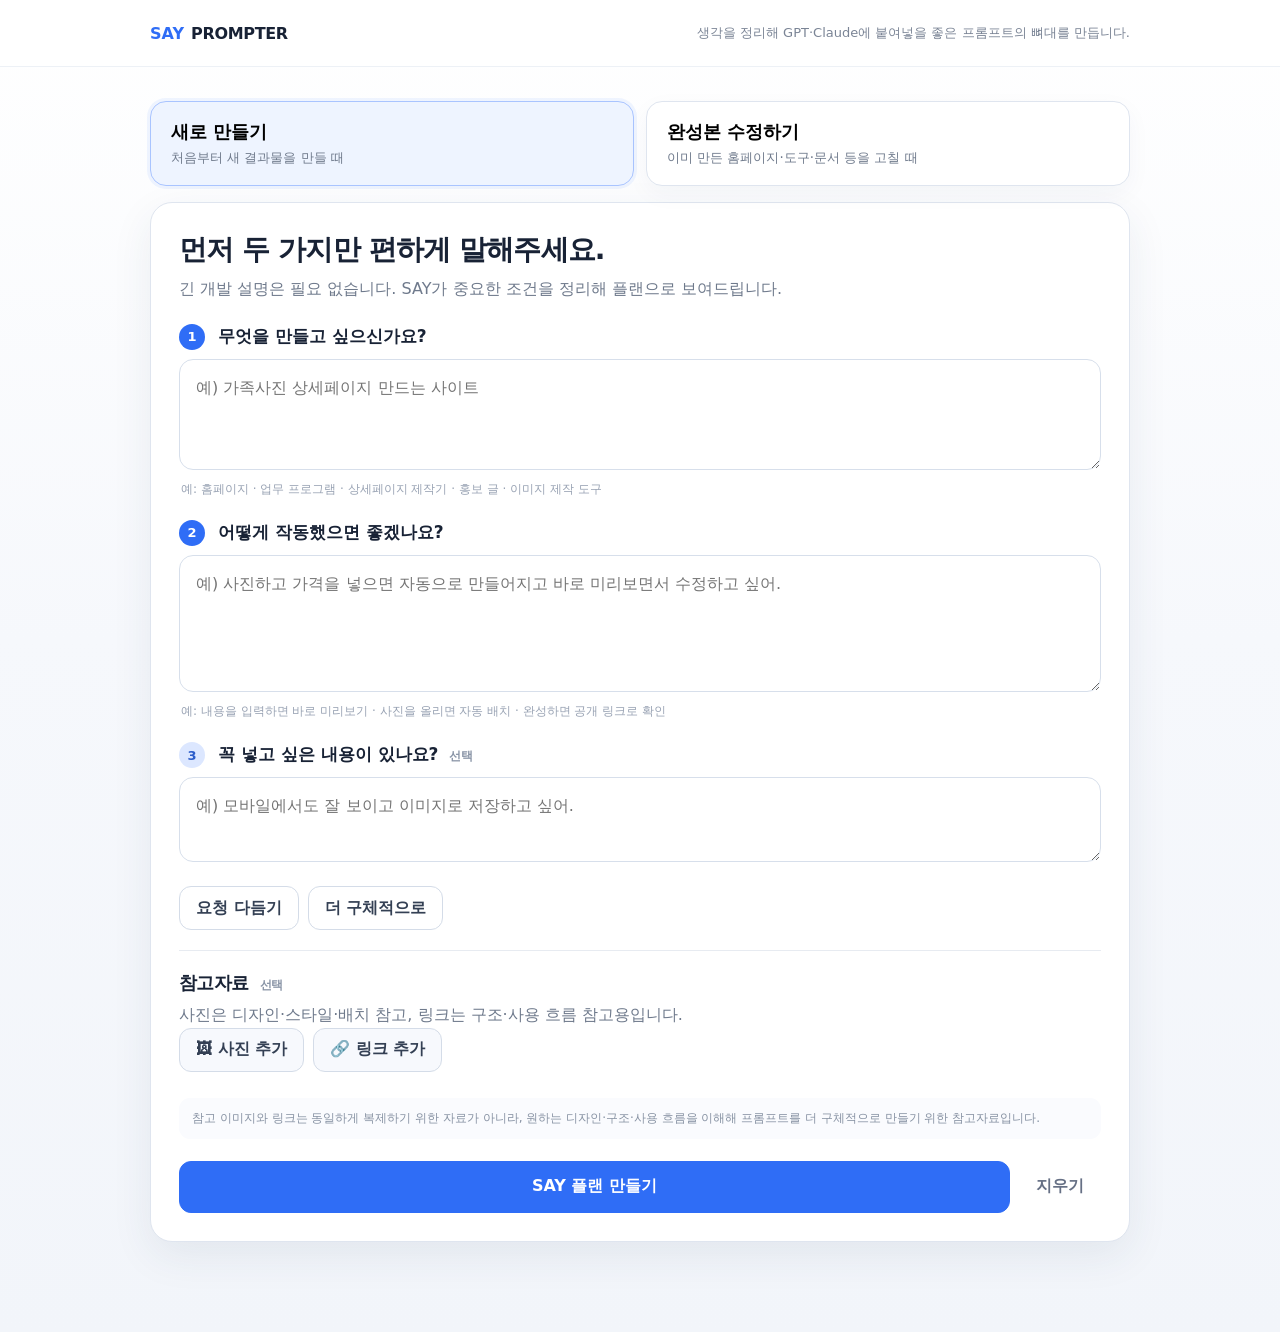
<file: say-prompter/index.html>
<!DOCTYPE html>
<html lang="ko">
<head>
<meta charset="UTF-8" />
<meta name="viewport" content="width=device-width, initial-scale=1" />
<title>SAY PROMPTER</title>
<link rel="stylesheet" href="styles.css" />
</head>
<body>
<header class="topbar">
  <div class="topbar-inner">
    <div class="brand"><span class="brand-mark">SAY</span><span class="brand-name">PROMPTER</span></div>
    <p class="brand-sub">생각을 정리해 GPT·Claude에 붙여넣을 좋은 프롬프트의 뼈대를 만듭니다.</p>
  </div>
</header>

<main class="wrap">
  <div class="mode-row" id="modeRow" aria-label="작업 방식 선택">
    <button type="button" class="mode-btn is-on" data-mode="create">
      <b>새로 만들기</b><small>처음부터 새 결과물을 만들 때</small>
    </button>
    <button type="button" class="mode-btn" data-mode="fix">
      <b>완성본 수정하기</b><small>이미 만든 홈페이지·도구·문서 등을 고칠 때</small>
    </button>
  </div>

  <section class="card" id="cardInput">
    <div id="createFields">
      <div class="intro-copy">
        <h1>먼저 두 가지만 편하게 말해주세요.</h1>
        <p>긴 개발 설명은 필요 없습니다. SAY가 중요한 조건을 정리해 플랜으로 보여드립니다.</p>
      </div>
      <div class="field field-main">
        <label class="field-label" for="qWhat"><span class="qnum">1</span> 무엇을 만들고 싶으신가요?</label>
        <textarea id="qWhat" class="request-input" rows="3" placeholder="예) 가족사진 상세페이지 만드는 사이트"></textarea>
        <p class="field-example">예: 홈페이지 · 업무 프로그램 · 상세페이지 제작기 · 홍보 글 · 이미지 제작 도구</p>
      </div>
      <div class="field field-main">
        <label class="field-label" for="qHow"><span class="qnum">2</span> 어떻게 작동했으면 좋겠나요?</label>
        <textarea id="qHow" class="request-input" rows="4" placeholder="예) 사진하고 가격을 넣으면 자동으로 만들어지고 바로 미리보면서 수정하고 싶어."></textarea>
        <p class="field-example">예: 내용을 입력하면 바로 미리보기 · 사진을 올리면 자동 배치 · 완성하면 공개 링크로 확인</p>
      </div>
      <div class="field field-optional">
        <label class="field-label" for="qMust"><span class="qnum qnum-soft">3</span> 꼭 넣고 싶은 내용이 있나요? <span class="opt">선택</span></label>
        <textarea id="qMust" class="request-input" rows="2" placeholder="예) 모바일에서도 잘 보이고 이미지로 저장하고 싶어."></textarea>
      </div>
    </div>

    <div id="fixFields" hidden>
      <div class="intro-copy">
        <h1>완성된 결과에서 바꾸고 싶은 부분만 말해주세요.</h1>
        <p>전체를 새로 만들지 않고, 요청한 부분만 안전하게 고칠 수 있는 수정 프롬프트를 만듭니다.</p>
      </div>
      <div class="field field-main">
        <label class="field-label" for="fixTarget"><span class="qnum">1</span> 어떤 완성본을 수정하려고 하나요?</label>
        <textarea id="fixTarget" class="request-input" rows="2" placeholder="예) 현재 운영 중인 사진관 홈페이지"></textarea>
      </div>
      <div class="field field-main">
        <label class="field-label" for="fixChange"><span class="qnum">2</span> 어디를 어떻게 바꾸고 싶나요?</label>
        <textarea id="fixChange" class="request-input" rows="4" placeholder="예) 모바일에서 상품사진이 너무 커 보여서 한 줄에 두 개씩 보이게 하고 싶어."></textarea>
      </div>
      <div class="field field-optional">
        <label class="field-label" for="fixKeep"><span class="qnum qnum-soft">3</span> 꼭 그대로 유지해야 하는 것이 있나요? <span class="opt">선택</span></label>
        <textarea id="fixKeep" class="request-input" rows="2" placeholder="예) PC 화면과 기존 사진 업로드 기능은 그대로 유지"></textarea>
      </div>
    </div>

    <div class="refine-row" id="refineRow">
      <button type="button" class="btn btn-line" id="btnTidy">요청 다듬기</button>
      <button type="button" class="btn btn-line" id="btnExpand">더 구체적으로</button>
      <button type="button" class="btn btn-undo" id="btnUndo" hidden>되돌리기</button>
    </div>

    <section class="detail-panel" id="detailPanel" hidden>
      <div class="panel-head">
        <div><h2>필요한 조건을 골라주세요</h2><p>이미 말한 내용은 다시 묻지 않습니다. 필요한 것만 눌러주세요.</p></div>
      </div>
      <div class="quick-grid" id="quickGrid">
        <button type="button" class="quick-card" data-quick="mobile"><span>📱</span><b>모바일에서도 사용</b></button>
        <button type="button" class="quick-card" data-quick="persist"><span>💾</span><b>작업 저장하고 이어하기</b></button>
        <button type="button" class="quick-card" data-quick="preview"><span>👀</span><b>입력 내용 바로 미리보기</b></button>
        <button type="button" class="quick-card" data-quick="multiPhoto"><span>🖼️</span><b>사진·파일 여러 개 사용</b></button>
        <button type="button" class="quick-card" data-quick="order"><span>↕️</span><b>사진·항목 순서 변경</b></button>
        <button type="button" class="quick-card" data-quick="publicLink"><span>🔗</span><b>완성된 결과 공개 링크 받기</b></button>
      </div>
      <div class="more-questions" id="moreQuestions" hidden>
        <h3>더 정하면 좋은 내용 <span>선택</span></h3>
        <div class="q-list" id="qList"></div>
        <button type="button" class="btn btn-ghost btn-sm" id="btnSkipQuestions">질문은 건너뛰기</button>
      </div>
    </section>

    <div class="attach-box">
      <div class="attach-title-row">
        <div><h2>참고자료 <span class="opt">선택</span></h2><p>사진은 디자인·스타일·배치 참고, 링크는 구조·사용 흐름 참고용입니다.</p></div>
      </div>
      <div class="attach-row">
        <button type="button" class="btn btn-soft" id="btnPickImage">🖼 사진 추가</button>
        <button type="button" class="btn btn-soft" id="btnToggleLink">🔗 링크 추가</button>
        <span class="attach-count" id="attachCount"></span>
        <input type="file" id="fileInput" accept="image/jpeg,image/png,image/webp" multiple hidden />
      </div>
      <div class="thumb-grid" id="thumbGrid"></div>
      <div class="link-box" id="linkBox" hidden>
        <div class="link-input-row"><input type="url" id="linkInput" class="text-input" placeholder="https://" /><button type="button" class="btn btn-line" id="btnAddLink">링크 추가</button></div>
        <p class="link-hint">네이버 등 일부 사이트는 접근 제한으로 내용을 확인하기 어려울 수 있습니다. 이런 경우 필요한 화면을 캡처해 사진으로 추가하면 더 정확하게 참고할 수 있습니다.</p>
        <div class="link-list" id="linkList"></div>
      </div>
      <p class="reference-note">참고 이미지와 링크는 동일하게 복제하기 위한 자료가 아니라, 원하는 디자인·구조·사용 흐름을 이해해 프롬프트를 더 구체적으로 만들기 위한 참고자료입니다.</p>
    </div>

    <div class="submit-row"><button type="button" class="btn btn-primary btn-lg" id="btnPlan">SAY 플랜 만들기</button><button type="button" class="btn btn-ghost" id="btnClear">지우기</button></div>
  </section>

  <section class="card card-plan" id="cardPlan" hidden>
    <div class="plan-head"><div><span class="eyebrow">SAY PLAN</span><h2>SAY가 정리한 플랜</h2><p>사용자의 말을 크게 바꾸지 않고, 제작에 필요한 수준으로만 정리했습니다. 이 자리에서 직접 고칠 수 있습니다.</p></div><span class="editable-badge">직접 수정 가능</span></div>

    <div id="createPlanBox"><textarea id="planText" class="plan-text" rows="12" spellcheck="false"></textarea></div>
    <div id="fixPlanBox" hidden>
      <div class="fix-plan-grid">
        <div class="fix-plan-item"><label for="planChange">바꿀 것</label><textarea id="planChange" rows="4"></textarea></div>
        <div class="fix-plan-item"><label for="planKeep">그대로 둘 것</label><textarea id="planKeep" rows="4"></textarea></div>
        <div class="fix-plan-item"><label for="planCheck">작업 후 확인할 것</label><textarea id="planCheck" rows="4"></textarea></div>
      </div>
    </div>

    <div class="plan-actions"><button type="button" class="btn btn-undo" id="btnPlanUndo" hidden>이전 플랜으로 되돌리기</button><button type="button" class="btn btn-primary" id="btnPrompt">프롬프트 만들기</button></div>
  </section>

  <section class="card" id="cardResult" hidden>
    <div class="result-head"><div><span class="eyebrow">SAY RESULT</span><h2 class="card-title">완성된 프롬프트</h2><p class="card-help">GPT나 Claude에 바로 붙여넣을 수 있는 기본 프롬프트입니다. 결과창도 직접 수정할 수 있습니다.</p></div>
      <div class="len-row" id="lenRow"><button type="button" class="len-btn" data-len="short">짧게</button><button type="button" class="len-btn is-on" data-len="normal">기본</button><button type="button" class="len-btn" data-len="precise">정밀하게</button></div>
    </div>
    <textarea class="result-textarea" id="resultText" rows="16" spellcheck="false"></textarea>
    <div class="result-actions"><button type="button" class="btn btn-primary" id="btnCopy">복사</button><button type="button" class="btn btn-line" id="btnCopyRefine">더 정교하게 복사</button><button type="button" class="btn btn-line" id="btnSaveTxt">TXT 저장</button><button type="button" class="btn btn-ghost" id="btnRemake">다시 만들기</button></div>
    <p class="result-hint">더 구체적인 프롬프트가 필요하다면 '더 정교하게 복사' 후 ChatGPT나 Claude에 붙여넣어 한 번 더 보완할 수 있습니다.</p>
  </section>
</main>
<div class="toast" id="toast" hidden></div>

<script src="bundle1.js"></script>
<script src="intent.js"></script>
<script src="questions.js"></script>
<script src="refine.js"></script>
<script src="imageAttach.js"></script>
<script src="linkAttach.js"></script>
<script src="plan.js"></script>
<script src="prompt.js"></script>
<script src="result.js"></script>
<script src="app.js"></script>
</body>
</html>
</file>
<file: say-prompter/styles.css>
:root{--bg:#f5f7fb;--card:#fff;--text:#182235;--muted:#6f7a8c;--line:#dfe5ef;--blue:#2f6df6;--blue-soft:#eef4ff;--shadow:0 14px 42px rgba(37,58,92,.08)}*{box-sizing:border-box}html{scroll-behavior:smooth}body{margin:0;background:linear-gradient(#fff 0,#f6f8fc 48%,#f2f5fa 100%);color:var(--text);font-family:system-ui,-apple-system,"Noto Sans KR",sans-serif}button,textarea,input,select{font:inherit}button{cursor:pointer}textarea,input,select{color:var(--text)}[hidden]{display:none!important}.topbar{position:sticky;top:0;z-index:20;background:rgba(255,255,255,.94);backdrop-filter:blur(10px);border-bottom:1px solid #edf1f6}.topbar-inner{width:min(980px,calc(100% - 28px));margin:auto;min-height:66px;display:flex;align-items:center;justify-content:space-between;gap:16px}.brand{display:flex;gap:7px;align-items:baseline;font-weight:900}.brand-mark{color:var(--blue)}.brand-name{letter-spacing:-.02em}.brand-sub{margin:0;color:#7a8495;font-size:13px}.wrap{width:min(980px,calc(100% - 28px));margin:34px auto 90px}.mode-row{display:grid;grid-template-columns:1fr 1fr;gap:12px;margin-bottom:16px}.mode-btn{border:1px solid var(--line);background:#fff;border-radius:16px;padding:18px 20px;text-align:left;box-shadow:0 8px 24px rgba(34,56,90,.04)}.mode-btn b{display:block;font-size:18px}.mode-btn small{display:block;margin-top:5px;color:var(--muted)}.mode-btn.is-on{border-color:#a9c4ff;background:var(--blue-soft);box-shadow:0 0 0 3px rgba(47,109,246,.07)}.card{background:var(--card);border:1px solid var(--line);border-radius:22px;box-shadow:var(--shadow);padding:28px;margin-top:16px}.intro-copy h1,.card h2{margin:0;letter-spacing:-.03em}.intro-copy h1{font-size:28px}.intro-copy p,.card-help,.plan-head p,.panel-head p,.attach-title-row p{margin:7px 0 0;color:var(--muted);line-height:1.6}.field{margin-top:22px}.field-label{display:block;font-size:17px;font-weight:850;margin-bottom:9px}.qnum{display:inline-grid;place-items:center;width:26px;height:26px;margin-right:7px;border-radius:50%;background:var(--blue);color:#fff;font-size:13px}.qnum-soft{background:#dce7ff;color:#2b5dca}.opt{font-size:12px;font-weight:700;color:#8a95a7;margin-left:5px}.request-input,.plan-text,.fix-plan-item textarea,.result-textarea,.q-input,.text-input{width:100%;border:1.5px solid #d7dfeb;border-radius:14px;background:#fff;outline:none}.request-input{padding:15px 16px;line-height:1.65;resize:vertical;min-height:84px}.field-main .request-input{font-size:16px}.request-input:focus,.plan-text:focus,.fix-plan-item textarea:focus,.result-textarea:focus,.q-input:focus,.text-input:focus{border-color:var(--blue);box-shadow:0 0 0 4px rgba(47,109,246,.08)}.field-example{margin:7px 2px 0;color:#98a2b3;font-size:12px}.refine-row,.attach-row,.submit-row,.result-actions,.plan-actions{display:flex;gap:9px;flex-wrap:wrap;align-items:center}.refine-row{margin-top:20px}.btn{min-height:44px;padding:0 16px;border:1px solid #d4dce8;border-radius:12px;background:#fff;color:#344054;font-weight:800}.btn:hover{transform:translateY(-1px)}.btn-primary{background:var(--blue);border-color:var(--blue);color:#fff}.btn-line{background:#fff}.btn-soft{background:#f7f9fd}.btn-ghost{border-color:transparent;background:transparent;color:#667085}.btn-undo{background:#fff8e8;border-color:#efd59a;color:#7a5200}.btn-lg{min-height:52px;padding:0 24px;font-size:16px}.btn-sm{min-height:38px;padding:0 13px;font-size:13px}.detail-panel{margin-top:18px;padding:20px;border:1px solid #dfe6f1;border-radius:18px;background:#fbfcff}.panel-head h2,.attach-title-row h2{font-size:18px}.quick-grid{display:grid;grid-template-columns:repeat(3,1fr);gap:10px;margin-top:16px}.quick-card{min-height:86px;border:1px solid #d8e0ec;border-radius:15px;background:#fff;padding:14px;text-align:left}.quick-card span{display:block;font-size:22px;margin-bottom:8px}.quick-card b{font-size:14px}.quick-card.is-on{border-color:#93b5ff;background:var(--blue-soft);box-shadow:0 0 0 3px rgba(47,109,246,.07);color:#2457c6}.more-questions{margin-top:20px;padding-top:18px;border-top:1px solid #e6ebf2}.more-questions h3{margin:0 0 10px;font-size:16px}.more-questions h3 span{font-size:12px;color:#8c96a7}.q-list{display:grid;gap:10px}.q-item{border:1px solid #e0e6ef;border-radius:14px;padding:14px;background:#fff}.q-text{font-weight:800;margin-bottom:8px}.q-chips{display:flex;gap:7px;margin-bottom:8px}.q-chip{border:1px solid #d3ddea;background:#fff;border-radius:999px;padding:7px 12px;font-weight:750}.q-chip.is-on{background:var(--blue-soft);border-color:#a9c4ff;color:var(--blue)}.q-input{height:44px;padding:0 12px}.attach-box{margin-top:20px;border-top:1px solid #e7ebf1;padding-top:20px}.attach-title-row{display:flex;justify-content:space-between;gap:12px}.attach-count{color:#7e8999;font-size:13px}.thumb-grid{display:grid;grid-template-columns:repeat(2,1fr);gap:12px;margin-top:12px}.thumb{border:1px solid #e0e6ef;border-radius:15px;overflow:hidden;background:#fff}.thumb>img{width:100%;aspect-ratio:16/10;object-fit:cover;display:block;background:#eef2f7}.thumb-body{padding:12px}.thumb-name{font-size:13px;font-weight:850}.thumb-role,.thumb-memo{width:100%;margin-top:8px;border:1px solid #d8e0eb;border-radius:10px;background:#fff}.thumb-role{height:38px;padding:0 9px}.thumb-memo{height:42px;padding:0 10px}.thumb-guide{font-size:11px;color:#8c96a7;margin-top:7px;line-height:1.5}.thumb-del,.link-del{border:0;background:transparent;color:#b54747;font-weight:800;padding:7px 0}.link-box{margin-top:12px}.link-input-row{display:flex;gap:8px}.text-input{height:44px;padding:0 12px}.link-hint,.reference-note{font-size:12px;color:#8792a3;line-height:1.6}.reference-note{margin:14px 0 0;padding:11px 13px;background:#fafbfe;border-radius:11px}.link-list{display:grid;gap:10px;margin-top:10px}.link-item{border:1px solid #e0e6ef;border-radius:13px;padding:12px;background:#fff}.link-head{display:flex;align-items:center;gap:8px;flex-wrap:wrap}.link-idx{font-weight:850;font-size:13px}.link-url{min-width:0;flex:1;color:#2b5dcc;font-size:12px;overflow:hidden;text-overflow:ellipsis;white-space:nowrap}.link-badge{font-size:11px;color:#8a94a4}.link-got{font-size:12px;color:#687386;margin-top:7px}.link-memo{width:100%;height:42px;margin-top:8px;border:1px solid #d7dfeb;border-radius:10px;padding:0 10px}.submit-row{justify-content:space-between;margin-top:22px}.submit-row .btn-primary{flex:1}.card-plan{border-color:#cfdcff}.plan-head{display:flex;justify-content:space-between;gap:16px;align-items:flex-start}.eyebrow{display:block;color:var(--blue);font-size:11px;font-weight:900;letter-spacing:.09em;margin-bottom:6px}.editable-badge{white-space:nowrap;background:#f1f5ff;color:#3b64c3;border-radius:999px;padding:7px 10px;font-size:12px;font-weight:800}.plan-text,.result-textarea{margin-top:18px;padding:16px;line-height:1.75;resize:vertical}.plan-text{min-height:260px}.fix-plan-grid{display:grid;grid-template-columns:repeat(3,1fr);gap:10px;margin-top:18px}.fix-plan-item{border:1px solid #e0e6ef;border-radius:14px;padding:13px;background:#fbfcff}.fix-plan-item label{display:block;font-weight:900;margin-bottom:8px}.fix-plan-item textarea{padding:10px;line-height:1.6;resize:vertical;min-height:130px}.plan-actions{justify-content:space-between;margin-top:14px}.plan-actions .btn-primary{margin-left:auto}.result-head{display:flex;justify-content:space-between;gap:16px;align-items:flex-start}.len-row{display:flex;gap:6px;flex-wrap:wrap}.len-btn{border:1px solid #d4ddea;background:#fff;border-radius:999px;padding:8px 12px;font-weight:800}.len-btn.is-on{background:var(--blue-soft);border-color:#b9ceff;color:var(--blue)}.result-textarea{min-height:380px;font-family:inherit}.result-actions{margin-top:14px}.result-hint{margin:12px 0 0;color:#8b95a5;font-size:12px;line-height:1.6}.toast{position:fixed;left:50%;bottom:24px;transform:translateX(-50%);background:#182235;color:#fff;padding:11px 16px;border-radius:999px;z-index:50;font-size:13px;box-shadow:0 8px 30px rgba(0,0,0,.18)}@media(max-width:760px){.topbar-inner{min-height:60px}.brand-sub{display:none}.wrap{margin-top:22px}.mode-row{grid-template-columns:1fr}.card{padding:19px;border-radius:18px}.intro-copy h1{font-size:24px}.quick-grid{grid-template-columns:repeat(2,1fr)}.thumb-grid{grid-template-columns:1fr}.fix-plan-grid{grid-template-columns:1fr}.result-head,.plan-head{display:block}.len-row{margin-top:12px}.editable-badge{display:inline-block;margin-top:10px}.link-input-row{flex-direction:column}.submit-row,.result-actions,.plan-actions{align-items:stretch}.submit-row .btn,.result-actions .btn,.plan-actions .btn{flex:1}.plan-actions .btn-primary{margin-left:0}.btn{min-height:46px}}@media(max-width:430px){.quick-grid{grid-template-columns:1fr 1fr}.quick-card{min-height:82px;padding:12px}.quick-card b{font-size:13px}.mode-btn{padding:15px}.wrap{width:min(100% - 18px,980px)}}
</file>
